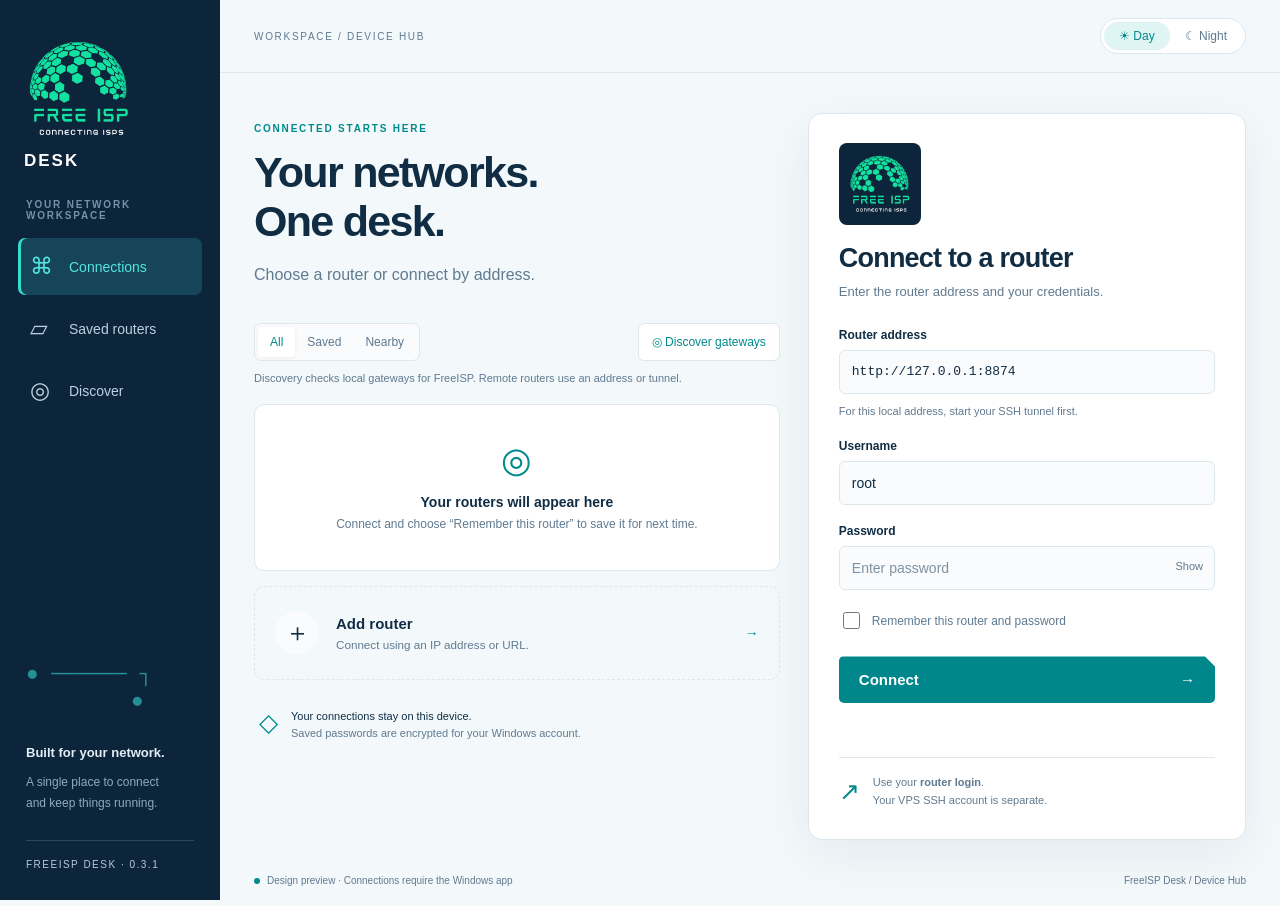
<file: desktop/FreeISP.Desk/Hub/index.html>
<!doctype html>
<html lang="en" data-theme="day"><head><meta charset="utf-8"><meta name="viewport" content="width=device-width,initial-scale=1"><meta http-equiv="Content-Security-Policy" content="default-src 'self'; script-src 'self'; style-src 'self'; img-src 'self' data:; connect-src 'none'; object-src 'none'; base-uri 'none'; form-action 'none'"><title>FreeISP Desk · Device Hub</title><link rel="stylesheet" href="hub.css"></head>
<body><aside><div class="brand"><img class="original-logo" src="freeisp-logo.png" alt="FreeISP — Connecting ISPs"><strong>Desk</strong></div><small class="eyebrow">YOUR NETWORK WORKSPACE</small><nav><button data-view="all" class="active"><span>⌘</span> Connections</button><button data-view="saved"><span>▱</span> Saved routers</button><button data-view="nearby"><span>◎</span> Discover</button></nav><div class="rail-bottom"><span class="route-art">● ────── ┐<br>　　　　　●</span><strong>Built for your network.</strong><p>A single place to connect<br>and keep things running.</p><small>FREEISP DESK · 0.3.1</small></div></aside>
<main><header><span class="crumb">WORKSPACE / DEVICE HUB</span><div class="themes" aria-label="Appearance"><button id="day" aria-pressed="true">☀ Day</button><button id="night" aria-pressed="false">☾ Night</button></div></header><div class="workspace"><section class="devices"><div class="intro"><span class="eyebrow">CONNECTED STARTS HERE</span><h1>Your networks.<br>One desk.</h1><p>Choose a router or connect by address.</p></div><div class="list-toolbar"><div class="tabs"><button id="all-tab" class="active">All</button><button id="saved-tab">Saved</button><button id="nearby-tab">Nearby</button></div><button id="scan" class="secondary">◎ Discover gateways</button></div><p id="scan-status" class="hint" role="status">Discovery checks local gateways for FreeISP. Remote routers use an address or tunnel.</p><div id="routers" aria-label="Router list"></div><button id="add" class="add"><span>＋</span><div><strong>Add router</strong><small>Connect using an IP address or URL.</small></div><b>→</b></button><div class="privacy"><span>◇</span><p><strong>Your connections stay on this device.</strong><br>Saved passwords are encrypted for your Windows account.</p></div></section>
<section class="login"><div class="login-symbol"><img class="original-logo" src="freeisp-logo.png" alt="FreeISP — Connecting ISPs"></div><h2>Connect to a router</h2><p class="description">Enter the router address and your credentials.</p><form id="connection"><label for="address">Router address</label><input id="address" type="text" value="http://127.0.0.1:8874" placeholder="https://192.168.10.1" autocomplete="off" required><p class="hint" id="address-hint">For this local address, start your SSH tunnel first.</p><label for="username">Username</label><input id="username" autocomplete="off" value="root" required><label for="password">Password</label><div class="password-wrap"><input id="password" type="password" placeholder="Enter password" autocomplete="off" required><button id="show-password" type="button" aria-label="Show password">Show</button></div><label class="remember"><input id="remember" type="checkbox"> Remember this router and password</label><div id="name-field" hidden><label for="name">Router name</label><input id="name" placeholder="e.g. Office gateway" maxlength="80"></div><button id="connect" class="primary" type="submit">Connect <span>→</span></button><p id="status" role="status" class="message"></p></form><div class="login-footer"><span>↗</span><p>Use your <strong>router login</strong>.<br>Your VPS SSH account is separate.</p></div></section></div><footer><span id="ready">Ready to connect</span><span>FreeISP Desk / Device Hub</span></footer></main><script src="hub.js"></script></body></html>
</file>
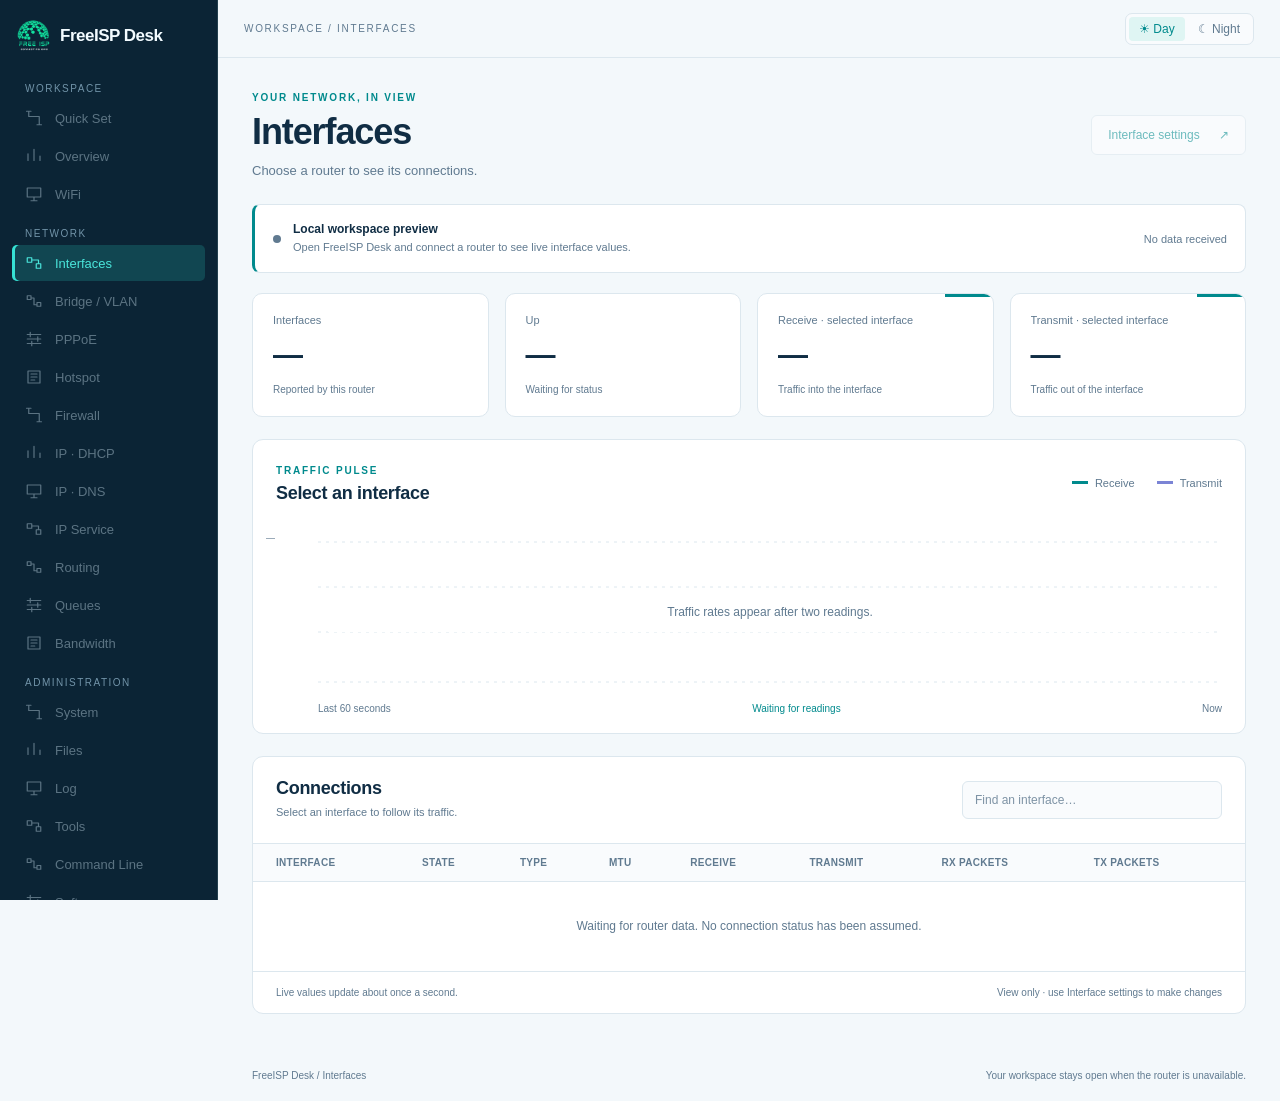
<file: desktop/FreeISP.Desk/Hub/interfaces.html>
<!doctype html>
<html lang="en" data-theme="day">
<head>
<meta charset="utf-8"><meta name="viewport" content="width=device-width,initial-scale=1">
<meta http-equiv="Content-Security-Policy" content="default-src 'self'; script-src 'self'; style-src 'self'; img-src 'self' data:; connect-src 'none'; object-src 'none'; base-uri 'none'; form-action 'none'">
<title>FreeISP Desk · Interfaces</title>
<link rel="stylesheet" href="hub.css"><link rel="stylesheet" href="interfaces.css">
</head>
<body>
<aside class="freeisp-sidebar">
 <div class="fi-logo"><img class="original-logo" src="freeisp-logo.png" alt="FreeISP — Connecting ISPs"><span>FreeISP Desk</span></div>
 <nav aria-label="Router navigation">
  <span class="group">Workspace</span>
  <button type="button" data-route="freeisp" disabled><svg class="fi-nav-icon" viewBox="0 0 24 24" aria-hidden="true"><path d="M5 3v7h14v11M2 3h6M16 21h6" fill="none" stroke="currentColor" stroke-width="1.6" stroke-linecap="round" stroke-linejoin="round"></path></svg>Quick Set</button>
  <button type="button" data-route="status/overview" disabled><svg class="fi-nav-icon" viewBox="0 0 24 24" aria-hidden="true"><path d="M4 18V9m8 9V3m8 15v-6" fill="none" stroke="currentColor" stroke-width="1.6" stroke-linecap="round" stroke-linejoin="round"></path></svg>Overview</button>
  <button type="button" data-route="wifi/interfaces" disabled><svg class="fi-nav-icon" viewBox="0 0 24 24" aria-hidden="true"><path d="M3 4h18v12H3zM8 21h8m-4-5v5" fill="none" stroke="currentColor" stroke-width="1.6" stroke-linecap="round" stroke-linejoin="round"></path></svg>WiFi</button>
  <span class="group">Network</span>
  <button type="button" id="current-interfaces" class="active" aria-current="page"><svg class="fi-nav-icon" viewBox="0 0 24 24" aria-hidden="true"><path d="M3 5h6v6H3zM15 13h6v6h-6zM9 8h9v5" fill="none" stroke="currentColor" stroke-width="1.6" stroke-linecap="round" stroke-linejoin="round"></path></svg>Interfaces</button>
  <button type="button" data-route="network/freeisp_bridge" disabled><svg class="fi-nav-icon" viewBox="0 0 24 24" aria-hidden="true"><path d="M8 5H3v5h5zM21 14h-5v5h5zM8 8h4v9h4" fill="none" stroke="currentColor" stroke-width="1.6" stroke-linecap="round" stroke-linejoin="round"></path></svg>Bridge / VLAN</button>
  <button type="button" data-route="network/freeisp_pppoe" disabled><svg class="fi-nav-icon" viewBox="0 0 24 24" aria-hidden="true"><path d="M3 6h18M3 12h18M3 18h18M7 3v6m10 0v6m-8 0v6" fill="none" stroke="currentColor" stroke-width="1.6" stroke-linecap="round" stroke-linejoin="round"></path></svg>PPPoE</button>
  <button type="button" data-route="network/freeisp_hotspot" disabled><svg class="fi-nav-icon" viewBox="0 0 24 24" aria-hidden="true"><path d="M4 4h16v16H4zM8 8h8m-8 4h8m-8 4h5" fill="none" stroke="currentColor" stroke-width="1.6" stroke-linecap="round" stroke-linejoin="round"></path></svg>Hotspot</button>
  <button type="button" data-route="network/freeisp_firewall" disabled><svg class="fi-nav-icon" viewBox="0 0 24 24" aria-hidden="true"><path d="M5 3v7h14v11M2 3h6M16 21h6" fill="none" stroke="currentColor" stroke-width="1.6" stroke-linecap="round" stroke-linejoin="round"></path></svg>Firewall</button>
  <button type="button" data-route="network/dhcp" disabled><svg class="fi-nav-icon" viewBox="0 0 24 24" aria-hidden="true"><path d="M4 18V9m8 9V3m8 15v-6" fill="none" stroke="currentColor" stroke-width="1.6" stroke-linecap="round" stroke-linejoin="round"></path></svg>IP · DHCP</button>
  <button type="button" data-route="network/dns" disabled><svg class="fi-nav-icon" viewBox="0 0 24 24" aria-hidden="true"><path d="M3 4h18v12H3zM8 21h8m-4-5v5" fill="none" stroke="currentColor" stroke-width="1.6" stroke-linecap="round" stroke-linejoin="round"></path></svg>IP · DNS</button>
  <button type="button" data-route="network/freeisp_ip_service" disabled><svg class="fi-nav-icon" viewBox="0 0 24 24" aria-hidden="true"><path d="M3 5h6v6H3zM15 13h6v6h-6zM9 8h9v5" fill="none" stroke="currentColor" stroke-width="1.6" stroke-linecap="round" stroke-linejoin="round"></path></svg>IP Service</button>
  <button type="button" data-route="network/routes" disabled><svg class="fi-nav-icon" viewBox="0 0 24 24" aria-hidden="true"><path d="M8 5H3v5h5zM21 14h-5v5h5zM8 8h4v9h4" fill="none" stroke="currentColor" stroke-width="1.6" stroke-linecap="round" stroke-linejoin="round"></path></svg>Routing</button>
  <button type="button" data-route="network/freeisp_queues" disabled><svg class="fi-nav-icon" viewBox="0 0 24 24" aria-hidden="true"><path d="M3 6h18M3 12h18M3 18h18M7 3v6m10 0v6m-8 0v6" fill="none" stroke="currentColor" stroke-width="1.6" stroke-linecap="round" stroke-linejoin="round"></path></svg>Queues</button>
  <button type="button" data-route="services/nlbw/display" disabled><svg class="fi-nav-icon" viewBox="0 0 24 24" aria-hidden="true"><path d="M4 4h16v16H4zM8 8h8m-8 4h8m-8 4h5" fill="none" stroke="currentColor" stroke-width="1.6" stroke-linecap="round" stroke-linejoin="round"></path></svg>Bandwidth</button>
  <span class="group">Administration</span>
  <button type="button" data-route="system/system" disabled><svg class="fi-nav-icon" viewBox="0 0 24 24" aria-hidden="true"><path d="M5 3v7h14v11M2 3h6M16 21h6" fill="none" stroke="currentColor" stroke-width="1.6" stroke-linecap="round" stroke-linejoin="round"></path></svg>System</button>
  <button type="button" data-route="system/freeisp_files" disabled><svg class="fi-nav-icon" viewBox="0 0 24 24" aria-hidden="true"><path d="M4 18V9m8 9V3m8 15v-6" fill="none" stroke="currentColor" stroke-width="1.6" stroke-linecap="round" stroke-linejoin="round"></path></svg>Files</button>
  <button type="button" data-route="status/freeisp_log" disabled><svg class="fi-nav-icon" viewBox="0 0 24 24" aria-hidden="true"><path d="M3 4h18v12H3zM8 21h8m-4-5v5" fill="none" stroke="currentColor" stroke-width="1.6" stroke-linecap="round" stroke-linejoin="round"></path></svg>Log</button>
  <button type="button" data-route="network/freeisp_tools" disabled><svg class="fi-nav-icon" viewBox="0 0 24 24" aria-hidden="true"><path d="M3 5h6v6H3zM15 13h6v6h-6zM9 8h9v5" fill="none" stroke="currentColor" stroke-width="1.6" stroke-linecap="round" stroke-linejoin="round"></path></svg>Tools</button>
  <button type="button" data-route="system/freeisp_command_line" disabled><svg class="fi-nav-icon" viewBox="0 0 24 24" aria-hidden="true"><path d="M8 5H3v5h5zM21 14h-5v5h5zM8 8h4v9h4" fill="none" stroke="currentColor" stroke-width="1.6" stroke-linecap="round" stroke-linejoin="round"></path></svg>Command Line</button>
  <button type="button" data-route="system/package-manager" disabled><svg class="fi-nav-icon" viewBox="0 0 24 24" aria-hidden="true"><path d="M3 6h18M3 12h18M3 18h18M7 3v6m10 0v6m-8 0v6" fill="none" stroke="currentColor" stroke-width="1.6" stroke-linecap="round" stroke-linejoin="round"></path></svg>Software</button>
  <button type="button" id="logout" disabled><svg class="fi-nav-icon" viewBox="0 0 24 24" aria-hidden="true"><path d="M4 4h16v16H4zM8 8h8m-8 4h8m-8 4h5" fill="none" stroke="currentColor" stroke-width="1.6" stroke-linecap="round" stroke-linejoin="round"></path></svg>Logout</button>
 </nav>
</aside>
<main>
 <header><span class="crumb">WORKSPACE / INTERFACES</span><div class="themes" aria-label="Appearance"><button id="day" aria-pressed="true">☀ Day</button><button id="night" aria-pressed="false">☾ Night</button></div></header>
 <div class="interface-workspace">
  <div class="page-heading"><div><span class="eyebrow">YOUR NETWORK, IN VIEW</span><h1>Interfaces</h1><p id="router">Choose a router to see its connections.</p></div><button id="settings" class="secondary" disabled>Interface settings <span aria-hidden="true">↗</span></button></div>
  <div class="connection-strip" id="connection-strip" data-state="waiting"><span class="status-dot" aria-hidden="true"></span><div><strong id="connection-status" role="status">Ready for your router</strong><p id="connection-detail">This workspace is on your computer. Router values will appear when connected.</p></div><span id="sample-age">No data received</span></div>
  <section class="metrics" aria-label="Interface overview"><article><span>Interfaces</span><strong id="interface-count">—</strong><small>Reported by this router</small></article><article><span>Up</span><strong id="up-count">—</strong><small id="up-note">Waiting for status</small></article><article class="selected-metric"><span id="rx-label">Receive · selected interface</span><strong id="rx-rate">—</strong><small>Traffic into the interface</small></article><article class="selected-metric"><span id="tx-label">Transmit · selected interface</span><strong id="tx-rate">—</strong><small>Traffic out of the interface</small></article></section>
  <section class="traffic-panel" aria-labelledby="traffic-title"><div class="section-heading"><div><span class="eyebrow">TRAFFIC PULSE</span><h2 id="traffic-title">Select an interface</h2></div><div class="legend"><span><i class="rx-key"></i> Receive</span><span><i class="tx-key"></i> Transmit</span></div></div><div class="chart-frame"><span id="chart-scale">—</span><svg id="traffic-chart" viewBox="0 0 800 150" role="img" aria-label="Traffic history is waiting for live samples" preserveAspectRatio="none"><path class="chart-grid" d="M0 5H800 M0 50H800 M0 95H800 M0 145H800"></path><path id="rx-path" class="traffic-line rx-line"></path><path id="tx-path" class="traffic-line tx-line"></path></svg><p id="chart-placeholder">Traffic rates appear after two readings.</p></div><div class="chart-caption"><span>Last 60 seconds</span><span id="chart-state">Waiting for readings</span><span>Now</span></div></section>
  <section class="table-panel" aria-labelledby="table-title"><div class="section-heading"><div><h2 id="table-title">Connections</h2><p>Select an interface to follow its traffic.</p></div><label class="search"><span class="sr-only">Find an interface</span><input id="search" type="search" placeholder="Find an interface…" autocomplete="off"></label></div><div class="table-scroll"><table><thead><tr><th scope="col">Interface</th><th scope="col">State</th><th scope="col">Type</th><th scope="col">MTU</th><th scope="col">Receive</th><th scope="col">Transmit</th><th scope="col">Rx packets</th><th scope="col">Tx packets</th></tr></thead><tbody id="interface-rows"><tr><td colspan="8" class="table-empty">Waiting for router data. No connection status has been assumed.</td></tr></tbody></table></div><div class="table-footer"><span id="table-note">Live values update about once a second.</span><span>View only · use Interface settings to make changes</span></div></section>
 </div>
 <footer><span>FreeISP Desk / Interfaces</span><span>Your workspace stays open when the router is unavailable.</span></footer>
</main><script src="interfaces.js"></script>
</body></html>
</file>
<file: desktop/FreeISP.Desk/Hub/hub.css>
:root{color-scheme:light;--bg:#f3f8fb;--panel:#fff;--input:#f9fbfd;--text:#102d44;--muted:#607a90;--line:#dce7ee;--accent:#008a8d;--tint:#dff5f3;--rail:#0c253b;--button:#00878b;--buttontext:#fff}html[data-theme=night]{color-scheme:dark;--bg:#0c1d2a;--panel:#142c3d;--input:#193547;--text:#e9f4f9;--muted:#a3bfce;--line:#2c485d;--accent:#38dfd0;--tint:#164449;--rail:#091b2a;--button:#32d9cc;--buttontext:#072b34}*{box-sizing:border-box}body{margin:0;background:var(--bg);color:var(--text);font:14px 'Segoe UI',Arial,sans-serif}button,input{font:inherit}button{cursor:pointer}button:disabled{cursor:wait;opacity:.55}button:focus-visible,input:focus-visible{outline:2px solid var(--accent);outline-offset:3px}aside{position:fixed;inset:0 auto 0 0;width:220px;background:var(--rail);color:#b9ccdb;padding:30px 18px;display:flex;flex-direction:column}.brand{display:flex;align-items:center;gap:13px;margin:4px 6px 30px}.brand strong{font-size:23px;color:#fff;letter-spacing:-.8px}.brand strong span{font-weight:400}.mark{display:inline-block;position:relative;width:34px;height:36px;flex-shrink:0}.mark i{position:absolute;left:0;height:9px;border-radius:4px 1px 4px 1px;background:#37e0d3}.mark i:nth-child(1){width:34px;top:0}.mark i:nth-child(2){width:25px;top:12px;background:#13b3b4}.mark i:nth-child(3){width:10px;top:24px;background:#008b97}.eyebrow{font-size:10px;letter-spacing:1.8px;font-weight:650;color:var(--accent)}aside>.eyebrow{color:#7592a9;margin:12px 8px}nav button{width:100%;border:0;background:none;color:#bdd0de;text-align:left;padding:15px 12px;border-radius:7px;display:flex;gap:15px;align-items:center;margin:5px 0}nav button span{font-size:23px;width:24px}nav button.active{background:#164559;color:#54e5dc;box-shadow:inset 3px 0 #32dcce}nav button:hover{background:#183c51}.rail-bottom{margin-top:auto;padding:30px 8px 0}.route-art{display:block;color:#34c9c6;font:21px monospace;margin-bottom:30px;opacity:.65}.rail-bottom strong{color:#e2edf5;font-size:13px}.rail-bottom p{font-size:12px;line-height:1.8;color:#8eaabf}.rail-bottom small{display:block;border-top:1px solid #2e475e;margin-top:25px;padding-top:18px;font-size:10px;letter-spacing:1.5px}main{margin-left:220px}header{height:73px;display:flex;align-items:center;justify-content:space-between;padding:0 34px;border-bottom:1px solid var(--line)}.crumb{font-size:10px;letter-spacing:1.7px;color:var(--muted)}.themes{display:flex;border:1px solid var(--line);padding:3px;border-radius:20px;background:var(--panel)}.themes button{padding:7px 15px;border:0;border-radius:16px;background:none;color:var(--muted);font-size:12px}.themes button[aria-pressed=true]{background:var(--tint);color:var(--accent)}.workspace{display:grid;grid-template-columns:minmax(320px,1.2fr) minmax(330px,1fr);gap:28px;max-width:1450px;margin:auto;padding:40px 34px 25px}.intro{margin:6px 0 35px}h1{font-size:43px;line-height:1.13;letter-spacing:-1.7px;margin:13px 0 17px}p{color:var(--muted);line-height:1.6}.intro>p{font-size:16px;margin:0}.list-toolbar{display:flex;justify-content:space-between;gap:10px;align-items:center}.tabs{display:flex;background:var(--input);border:1px solid var(--line);padding:3px;border-radius:7px}.tabs button{border:0;background:none;color:var(--muted);padding:8px 12px;font-size:12px;border-radius:4px}.tabs button.active{background:var(--panel);color:var(--accent);box-shadow:0 1px 4px #0001}.secondary{border:1px solid var(--line);color:var(--accent);background:var(--panel);padding:11px 13px;border-radius:6px;font-size:12px}.hint{font-size:11px;line-height:1.6;margin:9px 0 17px}.card{border:1px solid var(--line);background:var(--panel);border-radius:10px;padding:0;margin:12px 0;display:flex;align-items:center;overflow:hidden}.card .select{display:flex;align-items:center;gap:16px;padding:21px 17px;flex:1;min-width:0;text-align:left;background:none;border:0;color:var(--text)}.device-icon{background:var(--input);border-radius:9px;color:var(--accent);width:52px;height:52px;display:grid;place-items:center;font-size:28px;flex-shrink:0}.card strong{display:block;font-size:16px;margin-bottom:6px}.card code{font-size:12px;word-break:break-all}.card small{display:block;color:var(--muted);margin-top:8px;font-size:11px}.card .remove{border:0;background:none;color:var(--muted);padding:12px;margin-right:6px}.card:hover{border-color:var(--accent)}.empty{border:1px solid var(--line);border-radius:10px;padding:35px 24px;background:var(--panel);text-align:center;margin:15px 0}.empty>span{font-size:35px;color:var(--accent)}.empty strong{display:block;margin:14px 0 5px}.empty p{font-size:12px;margin:0}.add{width:100%;display:flex;align-items:center;gap:17px;padding:24px 20px;border:1px dashed var(--line);border-radius:10px;background:transparent;color:var(--text);text-align:left;margin-top:15px}.add>span{font-size:25px;background:var(--input);border-radius:50%;width:44px;height:44px;display:grid;place-items:center}.add strong{display:block;font-size:15px}.add small{display:block;color:var(--muted);margin-top:6px}.add b{margin-left:auto;color:var(--accent)}.privacy{display:flex;gap:13px;margin:28px 5px}.privacy>span{color:var(--accent);font-size:25px}.privacy p{margin:0;font-size:11px}.privacy strong{font-weight:500;color:var(--text)}.login{background:var(--panel);border:1px solid var(--line);border-radius:14px;padding:29px 30px;align-self:start;box-shadow:0 15px 50px #001b3610}.login-symbol{margin-bottom:18px}.login h2{font-size:27px;margin:0 0 8px;letter-spacing:-.8px}.description{margin:0 0 25px;font-size:13px}form>label,#name-field>label{display:block;font-size:12px;font-weight:600;margin:19px 0 8px}input:not([type=checkbox]){width:100%;border:1px solid var(--line);border-radius:6px;min-height:44px;padding:11px 12px;background:var(--input);color:var(--text);font-size:14px}#address{font-family:Consolas,monospace;font-size:13px}input::placeholder{color:var(--muted);opacity:.8}.password-wrap{position:relative}.password-wrap input{padding-right:58px}.password-wrap button{position:absolute;right:4px;top:6px;padding:8px;border:0;background:none;color:var(--muted);font-size:11px}.remember{display:flex!important;gap:9px;align-items:center;font-weight:400!important;color:var(--muted)}input[type=checkbox]{accent-color:var(--accent);width:17px;height:17px}.primary{width:100%;display:flex;justify-content:space-between;background:var(--button);color:var(--buttontext);border:0;padding:15px 20px;font-size:15px;font-weight:650;margin-top:24px;clip-path:polygon(0 0,calc(100% - 10px) 0,100% 10px,100% 100%,0 100%);border-radius:5px}.message{font-size:12px;min-height:20px;margin-bottom:0}.login-footer{display:flex;align-items:center;gap:13px;border-top:1px solid var(--line);margin-top:22px;padding-top:16px}.login-footer>span{color:var(--accent);font-size:25px}.login-footer p{font-size:11px;margin:0}footer{display:flex;justify-content:space-between;padding:10px 34px 20px;color:var(--muted);font-size:10px}#ready:before{content:'';display:inline-block;width:6px;height:6px;border-radius:50%;background:var(--accent);margin-right:7px}[hidden]{display:none!important}@media(max-width:1080px){aside{width:185px;padding:25px 10px}.brand{gap:9px}.brand strong{font-size:20px}main{margin-left:185px}.workspace{gap:18px;padding:30px 22px}.login{padding:24px 20px}h1{font-size:36px}.list-toolbar{align-items:stretch;flex-direction:column}}@media(max-width:760px){aside{position:static;width:auto;padding:15px}.brand{margin:0}.rail-bottom,aside>.eyebrow{display:none}nav{display:flex}nav button{padding:10px;margin-bottom:0}main{margin:0}.workspace{grid-template-columns:1fr}.login{grid-row:1}header{padding:0 22px;height:60px}.intro{margin:0 0 22px}h1{font-size:32px}.list-toolbar{flex-direction:row}}
.original-logo{width:115px;height:115px;object-fit:contain}.brand{flex-direction:column;align-items:flex-start;gap:7px;margin-bottom:16px}.brand .original-logo{width:110px;height:110px}.brand strong{font-size:17px!important;letter-spacing:2px;text-transform:uppercase}.login-symbol .original-logo{background:#0c253b;border-radius:8px;padding:8px;width:82px;height:82px}.login-symbol{margin-bottom:15px}
</file>
<file: desktop/FreeISP.Desk/Hub/interfaces.css>
.interface-workspace{max-width:1600px;margin:auto;padding:30px 34px 24px}.page-heading{display:flex;align-items:center;justify-content:space-between;gap:20px;margin-bottom:23px}.page-heading h1{font-size:36px;margin:8px 0;letter-spacing:-1.1px}.page-heading p{margin:0;font-size:13px;overflow-wrap:anywhere}.page-heading .secondary{white-space:nowrap;padding:12px 16px}.page-heading .secondary span{margin-left:16px}.connection-strip{display:flex;align-items:center;gap:12px;padding:15px 18px;background:var(--panel);border:1px solid var(--line);border-left:3px solid var(--accent);border-radius:8px;margin-bottom:20px}.connection-strip strong{font-size:12px}.connection-strip p{font-size:11px;margin:3px 0 0}.status-dot{height:8px;width:8px;flex-shrink:0;border-radius:50%;background:var(--muted)}.connection-strip[data-state=live] .status-dot{background:var(--accent);box-shadow:0 0 0 4px var(--tint)}.connection-strip[data-state=error]{border-left-color:#bd7526}.connection-strip[data-state=error] .status-dot{background:#bd7526}#sample-age{font-size:11px;color:var(--muted);margin-left:auto;white-space:nowrap}.metrics{display:grid;grid-template-columns:repeat(4,minmax(0,1fr));gap:16px;margin-bottom:22px}.metrics article{background:var(--panel);border:1px solid var(--line);border-radius:10px;padding:20px}.metrics article>span{display:block;font-size:11px;color:var(--muted);white-space:nowrap;overflow:hidden;text-overflow:ellipsis}.metrics article>strong{display:block;margin:12px 0 8px;font-size:30px;letter-spacing:-1px;font-weight:600}.metrics article>small{font-size:10px;color:var(--muted)}.selected-metric{position:relative;overflow:hidden}.selected-metric:after{content:'';position:absolute;right:0;top:0;height:3px;width:48px;background:var(--accent)}.traffic-panel,.table-panel{background:var(--panel);border:1px solid var(--line);border-radius:11px;margin-bottom:22px}.section-heading{display:flex;align-items:center;justify-content:space-between;gap:20px;padding:21px 23px}.section-heading h2{font-size:18px;letter-spacing:-.3px;margin:0}.traffic-panel .section-heading h2{margin-top:6px}.section-heading p{font-size:11px;margin:5px 0 0}.legend{display:flex;gap:22px;font-size:11px;color:var(--muted)}.legend span{display:flex;align-items:center;gap:7px}.legend i{height:3px;width:16px;display:inline-block}.rx-key{background:var(--accent)}.tx-key{background:#7b84d5}.chart-frame{height:178px;position:relative;margin:0 23px 0 65px;padding-top:12px}.chart-frame>svg{width:100%;height:150px;overflow:visible}.chart-grid{fill:none;stroke:var(--line);stroke-width:1;stroke-dasharray:3 5;vector-effect:non-scaling-stroke}.traffic-line{fill:none;stroke-width:2;stroke-linecap:round;stroke-linejoin:round;vector-effect:non-scaling-stroke}.rx-line{stroke:var(--accent)}.tx-line{stroke:#7b84d5}#chart-scale{position:absolute;left:-52px;top:8px;font-size:9px;color:var(--muted);max-width:48px}#chart-placeholder{position:absolute;inset:56px 10px auto;text-align:center;font-size:12px;background:var(--panel);padding:10px} .chart-caption{display:flex;justify-content:space-between;gap:12px;padding:0 23px 19px 65px;font-size:10px;color:var(--muted)}.chart-caption span:nth-child(2){color:var(--accent)}.search{max-width:260px;width:35%}.search input{min-height:38px!important;font-size:12px!important}.table-scroll{overflow-x:auto}table{width:100%;border-collapse:collapse;text-align:left;font-size:12px;white-space:nowrap}th{font-size:10px;letter-spacing:.3px;text-transform:uppercase;color:var(--muted);font-weight:600;background:var(--input);padding:13px 14px;border-block:1px solid var(--line)}td{padding:12px 14px;border-bottom:1px solid var(--line);font-variant-numeric:tabular-nums}th:first-child,td:first-child{padding-left:23px}th:last-child,td:last-child{padding-right:23px}tbody tr:last-child td{border-bottom:0}tbody tr.selected{background:var(--tint)}.interface-select{border:0;background:transparent;color:var(--text);font-size:12px;font-weight:600;padding:5px 0;text-align:left;display:flex;align-items:center;gap:10px;min-width:100px}.interface-select:before{content:'⇄';color:var(--accent);font-size:17px}.interface-select[aria-pressed=true]{color:var(--accent)}.state-badge{display:inline-flex;align-items:center;gap:6px;border-radius:4px;padding:4px 7px;background:var(--input);color:var(--muted);font-size:10px}.state-badge:before{content:'';width:5px;height:5px;border-radius:50%;background:currentColor}.state-badge.up{color:var(--accent);background:var(--tint)}.state-badge.down{color:#a55e30}.state-badge.stale{color:var(--muted);background:var(--input)}.table-empty{white-space:normal;text-align:center;color:var(--muted);padding:35px!important;line-height:1.6}.table-footer{border-top:1px solid var(--line);padding:15px 23px;display:flex;justify-content:space-between;gap:20px;font-size:10px;color:var(--muted)}.sr-only{position:absolute;width:1px;height:1px;padding:0;margin:-1px;overflow:hidden;clip:rect(0,0,0,0);white-space:nowrap;border:0}@media(max-width:1120px){.interface-workspace{padding:25px 22px}.metrics{gap:10px}.metrics article{padding:16px}.metrics article>strong{font-size:25px}.table-footer{flex-direction:column;gap:7px}#sample-age{display:none}}@media(max-width:760px){.interface-workspace{padding:22px 15px}.metrics{grid-template-columns:repeat(2,minmax(0,1fr))}.page-heading{align-items:flex-start}.page-heading h1{font-size:30px}.page-heading .secondary{padding:10px;font-size:10px}.page-heading .secondary span{margin-left:5px}.section-heading{padding:18px 15px}.search{width:45%}.legend{gap:12px}.chart-frame{margin-right:15px}.chart-caption{padding-right:15px}.connection-strip p{font-size:10px}.table-footer{padding:14px 15px}footer{padding-inline:15px;gap:15px}}
.rx-point{fill:var(--accent)}.tx-point{fill:#7b84d5}
/* Keep the router navigation unchanged when the local interface view opens. */
.freeisp-sidebar{position:fixed;inset:0 auto 0 0;width:218px;overflow-y:auto;background:#0b2435;padding:0 12px 18px;display:block;color:#c3d9e4;border-right:1px solid #23404e}
html[data-theme=night] .freeisp-sidebar{background:#081923}
.freeisp-sidebar .fi-logo{display:flex;gap:9px;align-items:center;padding:18px 4px 14px;color:#f2fbff;font-size:17px;font-weight:650;letter-spacing:-.5px;white-space:nowrap}
.freeisp-sidebar .original-logo{width:35px;height:35px;flex-shrink:0;object-fit:contain}
.freeisp-sidebar nav{display:block}
.freeisp-sidebar nav button{display:flex;align-items:center;gap:12px;width:100%;padding:9px 13px;margin:2px 0;background:transparent;color:#bdd4e1;border:0;border-radius:5px;text-align:left;font:13px 'Segoe UI',Arial,sans-serif;text-decoration:none;cursor:pointer}
.freeisp-sidebar nav button:hover{background:#173b4b;color:#fff}
.freeisp-sidebar nav button.active{color:#4ae5db;background:#114651;box-shadow:inset 3px 0 #36e2d4}
.freeisp-sidebar nav button:disabled{cursor:default;opacity:.45}
.freeisp-sidebar .fi-nav-icon{width:18px;height:18px;flex-shrink:0}
.freeisp-sidebar .group{display:block;margin:16px 13px 6px;color:#7294a9;font-size:10px;letter-spacing:1.5px;text-transform:uppercase}
main{margin-left:218px}
header{height:58px;padding:0 26px}
.themes{gap:3px;border-radius:7px;background:var(--input)}
.themes button{padding:5px 10px;border-radius:4px}
@media(max-width:800px){.freeisp-sidebar{position:relative;inset:auto;width:100%;padding:10px;max-height:160px;border:0}.freeisp-sidebar .fi-logo,.freeisp-sidebar .group{display:none}.freeisp-sidebar nav{display:flex;flex-wrap:wrap}.freeisp-sidebar nav button{width:auto;padding:8px;margin:0;font-size:12px}.freeisp-sidebar .fi-nav-icon{width:15px;height:15px}main{margin-left:0}}
</file>
